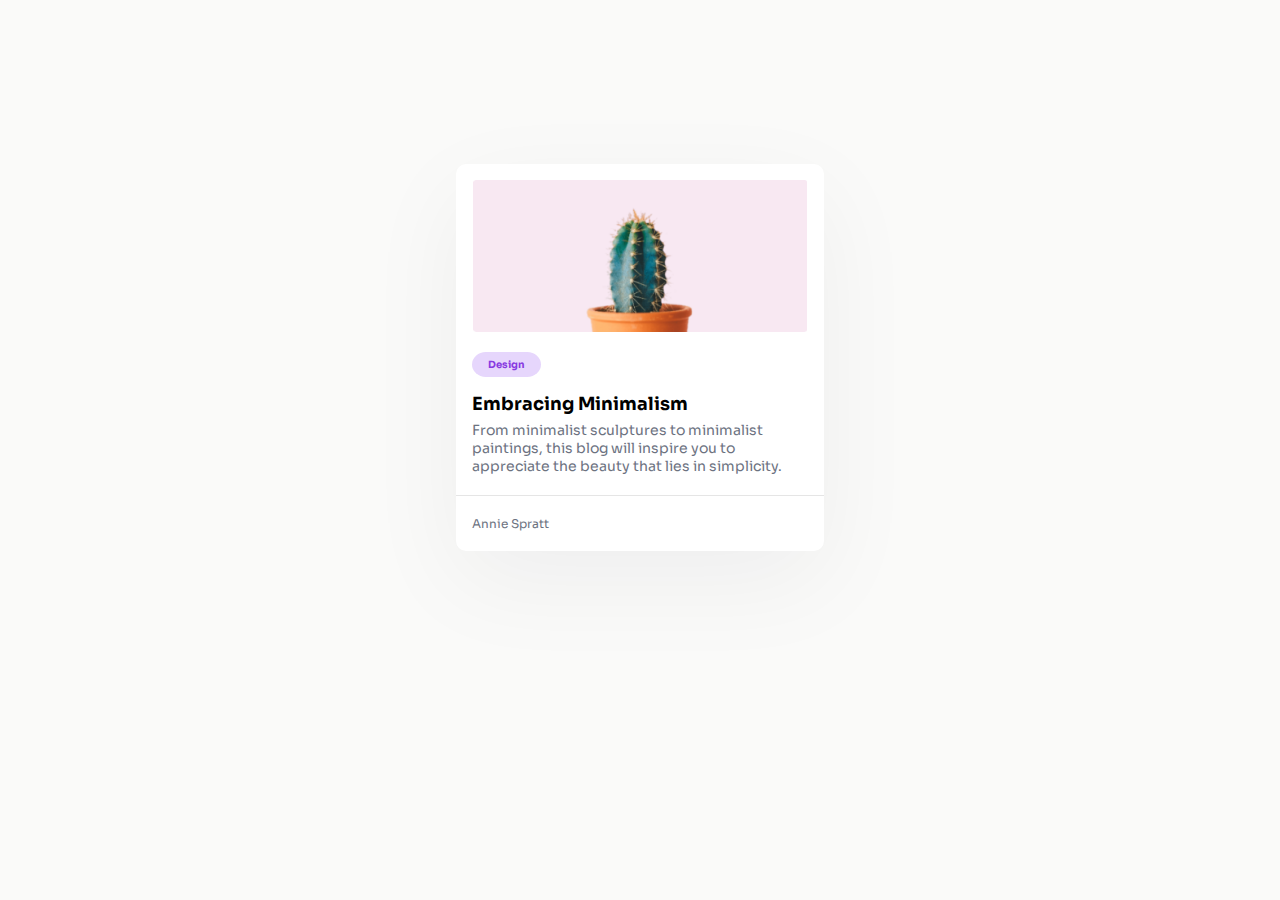
<file: MinimalCard/index.html>
<!DOCTYPE html>
<html lang="en">

<head>
    <meta charset="UTF-8">
    <meta name="viewport" content="width=device-width, initial-scale=1.0">
    <meta property="og:title" content="Minimal Postcard"/>
    <meta property="og:type" content="website"/>
    <meta property="og:link" content="https://gsingghhh.github.io/MinimalCard/"/>
    <title>POSTCARD</title>
    <link rel="preconnect" href="https://fonts.googleapis.com">
    <link rel="preconnect" href="https://fonts.gstatic.com" crossorigin>
    <link href="https://fonts.googleapis.com/css2?family=Sora:wght@100..800&display=swap" rel="stylesheet">
    <link rel="stylesheet" href="style.css">
</head>

<body>
    <div class="container">
        <div class="img">
            <img class="imgg" src="Image.png" alt="Could not be loaded">
        </div>
        <div class="design">
            <button>Design</button>
        </div>
        <div class="head">
            <h2>Embracing Minimalism</h2>
        </div>
        <div class="par">
            <p>From minimalist sculptures to minimalist
                paintings, this blog will inspire you to appreciate the beauty
                that lies in simplicity.</p>
        </div>
        <div class="ver-line"></div>
        <div class="name">
            Annie Spratt
        </div>
    </div>
</body>

</html>
</file>
<file: MinimalCard/style.css>
body {
    background-color: #FAFAF9;
}
.container {
    margin: 0 auto;
    display: flex;
    justify-content: center;
    background-color: #FFFFFF;
    flex-direction: column;
    width: 368px;
    margin-top: 164px;
    box-shadow: 0px 30px 100px 0px rgba(17, 23, 41, 0.05);
    border-radius: 10px;
}
.img {
    align-self: center;
}
.imgg {
    border-radius: 3%/7%;
    padding: 16px 16px 0px 16px;
    align-self: center;
    height: 152px;
    width: 334px;
    object-fit: cover;
}
button {
    margin: 16px 0 0 16px;
    background-color: #E6D6FC;
    border: none;
    padding: 6px 16px 6px 16px;
    border-radius: 20%/50%;
    font-family: "Sora", sans-serif;
    font-size: 10px;
    color: #883AE1;
    font-weight: bold;
}
p {
    margin: 6px 16px 0 16px;
    font-family: "Sora", sans-serif;
    font-size: 14px;
    color: #6C727F;
}
h2 {
    font-family: "Sora", sans-serif;
    font-size: 18px;
    margin: 16px 0px 0px 16px;
}
.name {
    font-size: 12px;
    margin: 20px 0 20px 16px;
    font-family: "Sora", sans-serif;
    color: #6C727F;
}
.ver-line {
    margin: 20px 0 0 0;
    width: 368px;
    height: 1px;
    background: rgba(0, 0, 0, 0.1);
}
</file>
